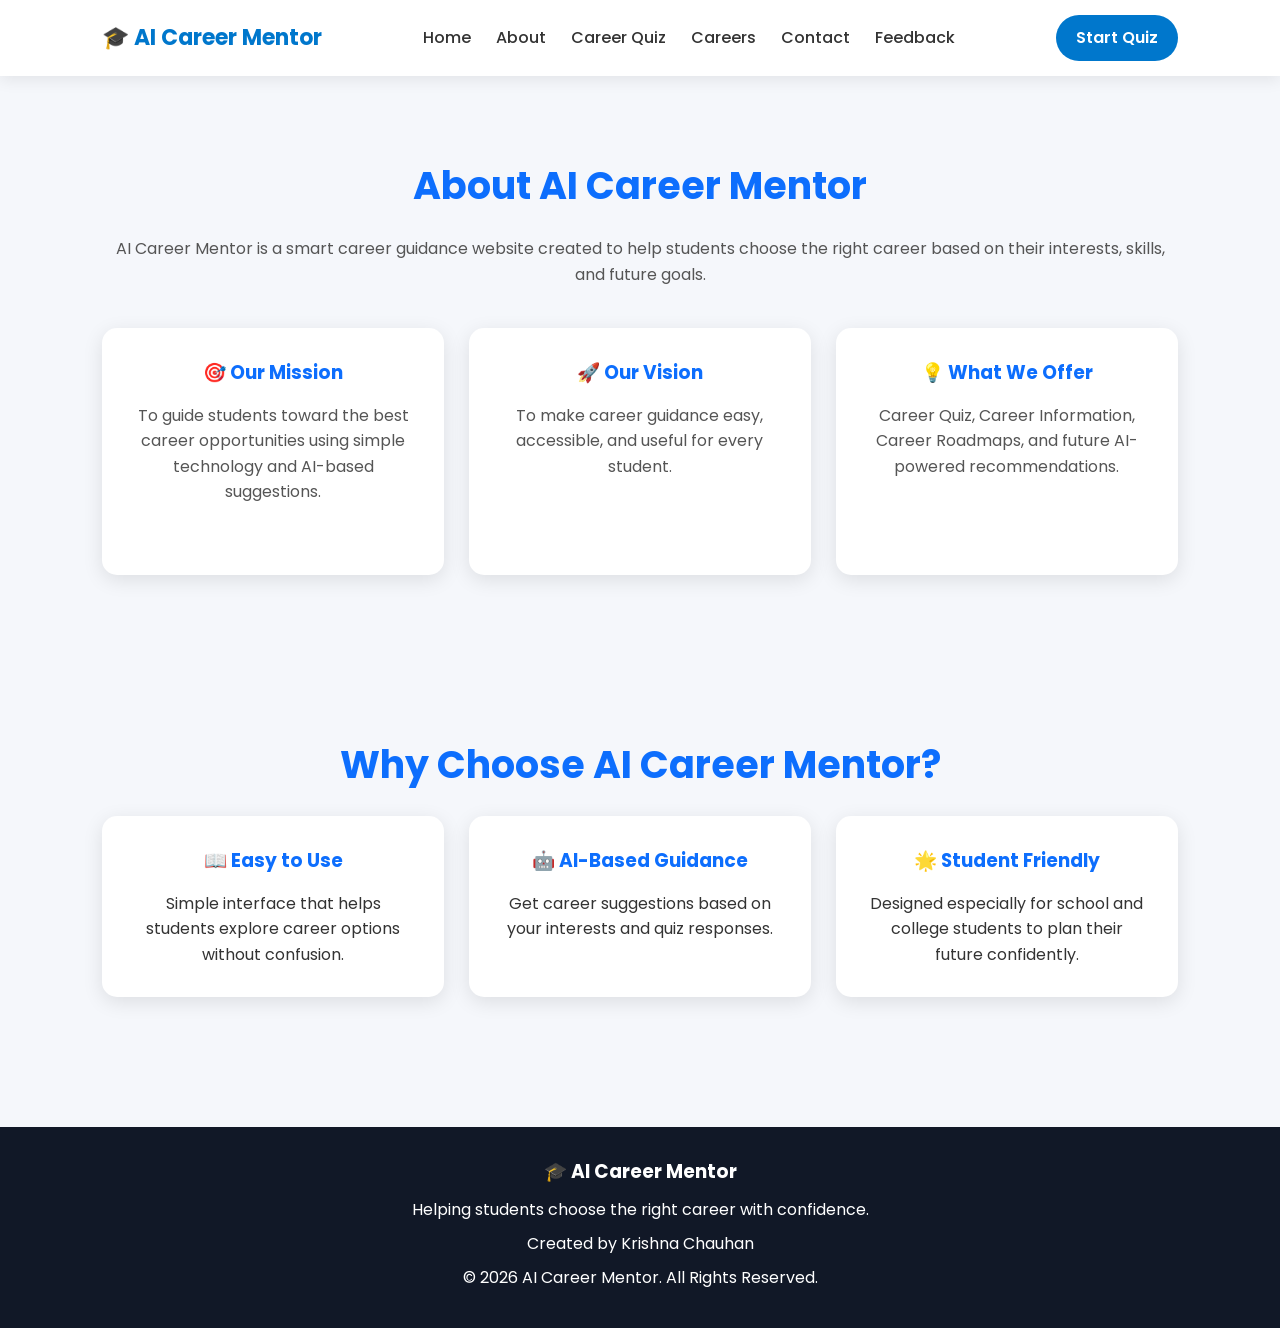
<file: about.html>
<!DOCTYPE html>
<html lang="en">

<head>
    <meta charset="UTF-8">
    <meta name="viewport" content="width=device-width, initial-scale=1.0">
    <title>About | AI Career Mentor</title>

    <link rel="stylesheet" href="style.css">
</head>

<body>

<header>

<nav class="navbar">

<div class="logo">
🎓 AI Career Mentor
</div>

<ul class="nav-links">
<li><a href="index.html">Home</a></li>
<li><a href="about.html">About</a></li>
<li><a href="quiz.html">Career Quiz</a></li>
<li><a href="careers.html">Careers</a></li>
<li><a href="contact.html">Contact</a></li>
<li><a href="feedback.html">Feedback</a></li>
</ul>

<a href="quiz.html" class="btn">
Start Quiz
</a>

</nav>

</header>

<section class="features">

<h2>About AI Career Mentor</h2>

<p>
AI Career Mentor is a smart career guidance website created to help students choose the right career based on their interests, skills, and future goals.
</p>

<div class="feature-box">

<div class="card">
<h3>🎯 Our Mission</h3>
<p>
To guide students toward the best career opportunities using simple technology and AI-based suggestions.
</p>
</div>

<div class="card">
<h3>🚀 Our Vision</h3>
<p>
To make career guidance easy, accessible, and useful for every student.
</p>
</div>

<div class="card">
<h3>💡 What We Offer</h3>
<p>
Career Quiz, Career Information, Career Roadmaps, and future AI-powered recommendations.
</p>
</div>

</div>

</section>
<section class="career-section">

<h2>Why Choose AI Career Mentor?</h2>

<div class="career-container">

<div class="career-card">
<h3>📖 Easy to Use</h3>
<p>
Simple interface that helps students explore career options without confusion.
</p>
</div>

<div class="career-card">
<h3>🤖 AI-Based Guidance</h3>
<p>
Get career suggestions based on your interests and quiz responses.
</p>
</div>

<div class="career-card">
<h3>🌟 Student Friendly</h3>
<p>
Designed especially for school and college students to plan their future confidently.
</p>
</div>

</div>

</section>

<footer>

<div class="footer-content">

<h3>🎓 AI Career Mentor</h3>

<p>
Helping students choose the right career with confidence.
</p>

<p>
Created by Krishna Chauhan
</p>

<p>
© 2026 AI Career Mentor. All Rights Reserved.
</p>

</div>

</footer>

<script src="script.js"></script>

</body>

</html>
</file>
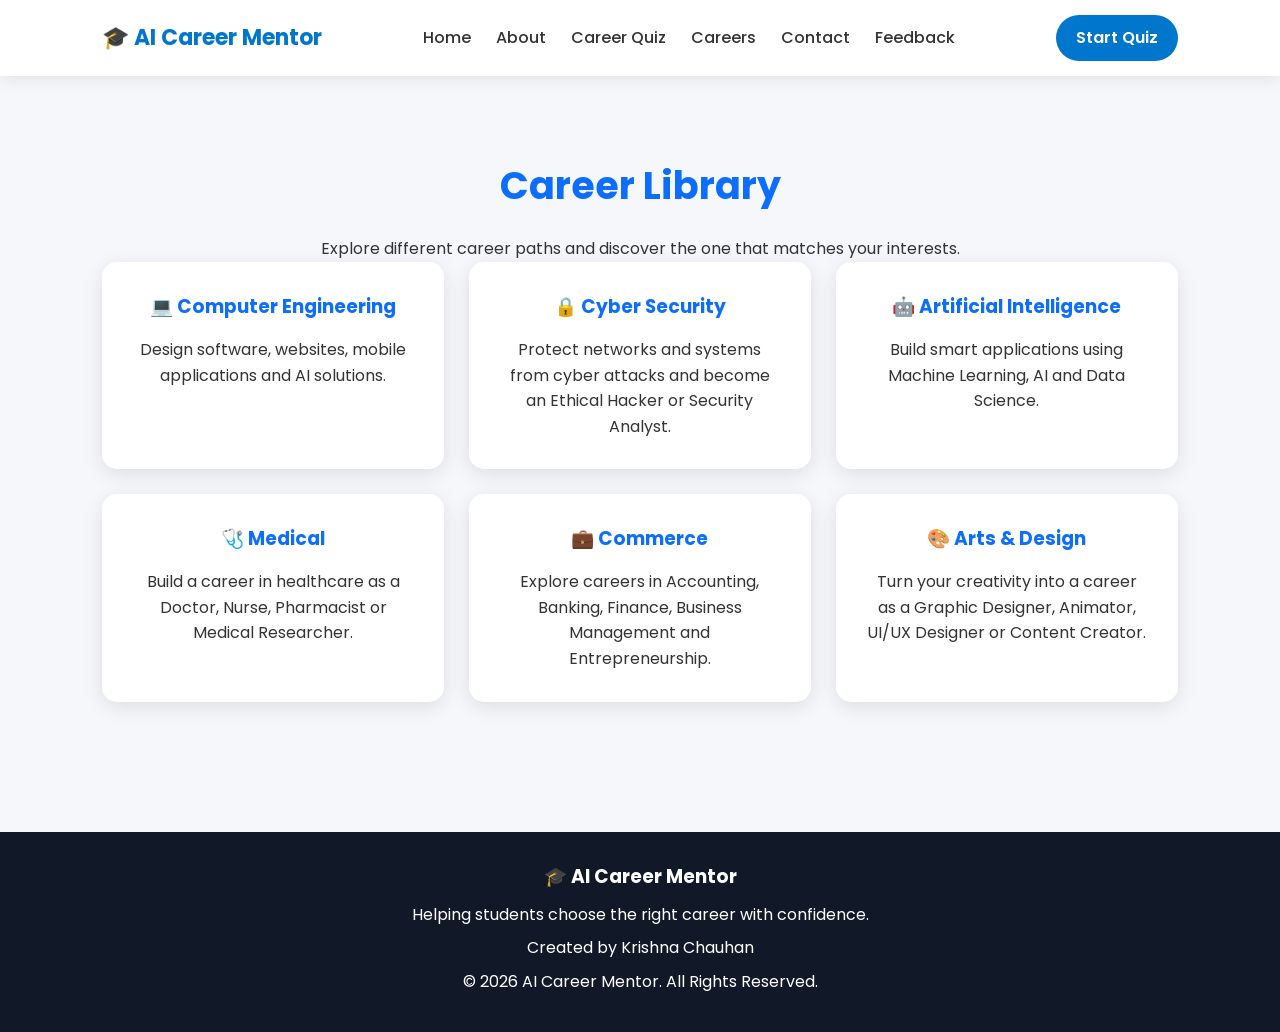
<file: careers.html>
<!DOCTYPE html>
<html lang="en">

<head>
<meta charset="UTF-8">
<meta name="viewport" content="width=device-width, initial-scale=1.0">

<title>Career Library | AI Career Mentor</title>

<link rel="stylesheet" href="style.css">

</head>

<body>

<header>

<nav class="navbar">

<div class="logo">
🎓 AI Career Mentor
</div>

<ul class="nav-links">
<li><a href="index.html">Home</a></li>
<li><a href="about.html">About</a></li>
<li><a href="quiz.html">Career Quiz</a></li>
<li><a href="careers.html">Careers</a></li>
<li><a href="contact.html">Contact</a></li>
<li><a href="feedback.html">Feedback</a></li>
</ul>

<a href="quiz.html" class="btn">Start Quiz</a>

</nav>

</header>

<section class="career-section">

<h2>Career Library</h2>

<p>
Explore different career paths and discover the one that matches your interests.
</p>

<div class="career-container">

<div class="career-card">
<h3>💻 Computer Engineering</h3>
<p>
Design software, websites, mobile applications and AI solutions.
</p>
</div>

<div class="career-card">
<h3>🔒 Cyber Security</h3>
<p>
Protect networks and systems from cyber attacks and become an Ethical Hacker or Security Analyst.
</p>
</div>

<div class="career-card">
<h3>🤖 Artificial Intelligence</h3>
<p>
Build smart applications using Machine Learning, AI and Data Science.
</p>
</div>
<div class="career-card">
<h3>🩺 Medical</h3>
<p>
Build a career in healthcare as a Doctor, Nurse, Pharmacist or Medical Researcher.
</p>
</div>

<div class="career-card">
<h3>💼 Commerce</h3>
<p>
Explore careers in Accounting, Banking, Finance, Business Management and Entrepreneurship.
</p>
</div>

<div class="career-card">
<h3>🎨 Arts & Design</h3>
<p>
Turn your creativity into a career as a Graphic Designer, Animator, UI/UX Designer or Content Creator.
</p>
</div>

</div>

</section>

<footer>

<div class="footer-content">

<h3>🎓 AI Career Mentor</h3>

<p>
Helping students choose the right career with confidence.
</p>

<p>
Created by Krishna Chauhan
</p>

<p>
© 2026 AI Career Mentor. All Rights Reserved.
</p>

</div>

</footer>

<script src="script.js"></script>

</body>

</html>
</file>
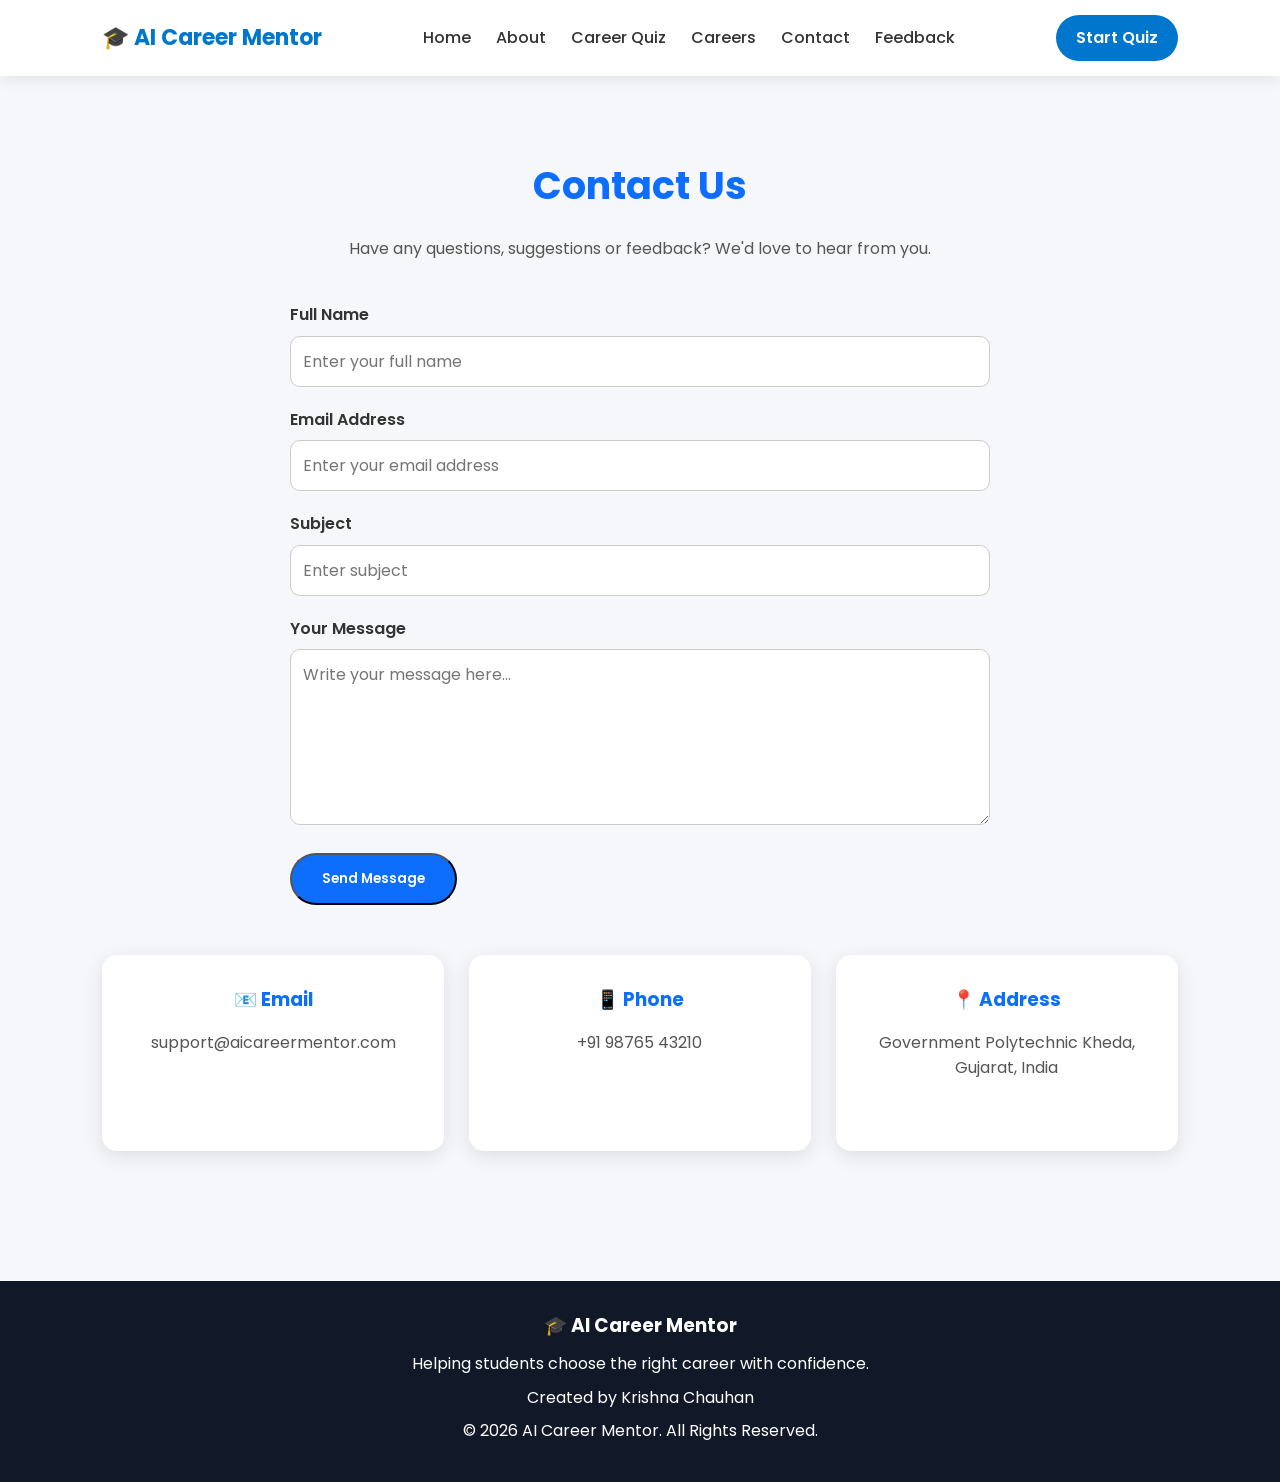
<file: contact.html>
<!DOCTYPE html>
<html lang="en">

<head>
<meta charset="UTF-8">
<meta name="viewport" content="width=device-width, initial-scale=1.0">

<title>Contact | AI Career Mentor</title>

<link rel="stylesheet" href="style.css">

</head>

<body>

<header>

<nav class="navbar">

<div class="logo">
🎓 AI Career Mentor
</div>

<ul class="nav-links">
<li><a href="index.html">Home</a></li>
<li><a href="about.html">About</a></li>
<li><a href="quiz.html">Career Quiz</a></li>
<li><a href="careers.html">Careers</a></li>
<li><a href="contact.html">Contact</a></li>
<li><a href="feedback.html">Feedback</a></li>
</ul>

<a href="quiz.html" class="btn">Start Quiz</a>

</nav>

</header>

<section class="features">

<h2>Contact Us</h2>

<p>
Have any questions, suggestions or feedback? We'd love to hear from you.
</p>

<form>

<label>Full Name</label>
<input type="text" placeholder="Enter your full name" required>

<label>Email Address</label>
<input type="email" placeholder="Enter your email address" required>

<label>Subject</label>
<input type="text" placeholder="Enter subject" required>

<label>Your Message</label>

<textarea rows="6" placeholder="Write your message here..." required></textarea>
<br>

<button type="submit" class="hero-btn">
Send Message
</button>

</form>

<div class="feature-box" style="margin-top:50px;">

<div class="card">
<h3>📧 Email</h3>
<p>support@aicareermentor.com</p>
</div>

<div class="card">
<h3>📱 Phone</h3>
<p>+91 98765 43210</p>
</div>

<div class="card">
<h3>📍 Address</h3>
<p>Government Polytechnic Kheda, Gujarat, India</p>
</div>

</div>

</section>

<footer>

<div class="footer-content">

<h3>🎓 AI Career Mentor</h3>

<p>
Helping students choose the right career with confidence.
</p>

<p>
Created by Krishna Chauhan
</p>

<p>
© 2026 AI Career Mentor. All Rights Reserved.
</p>

</div>

</footer>

<script src="script.js"></script>

</body>

</html>
</file>
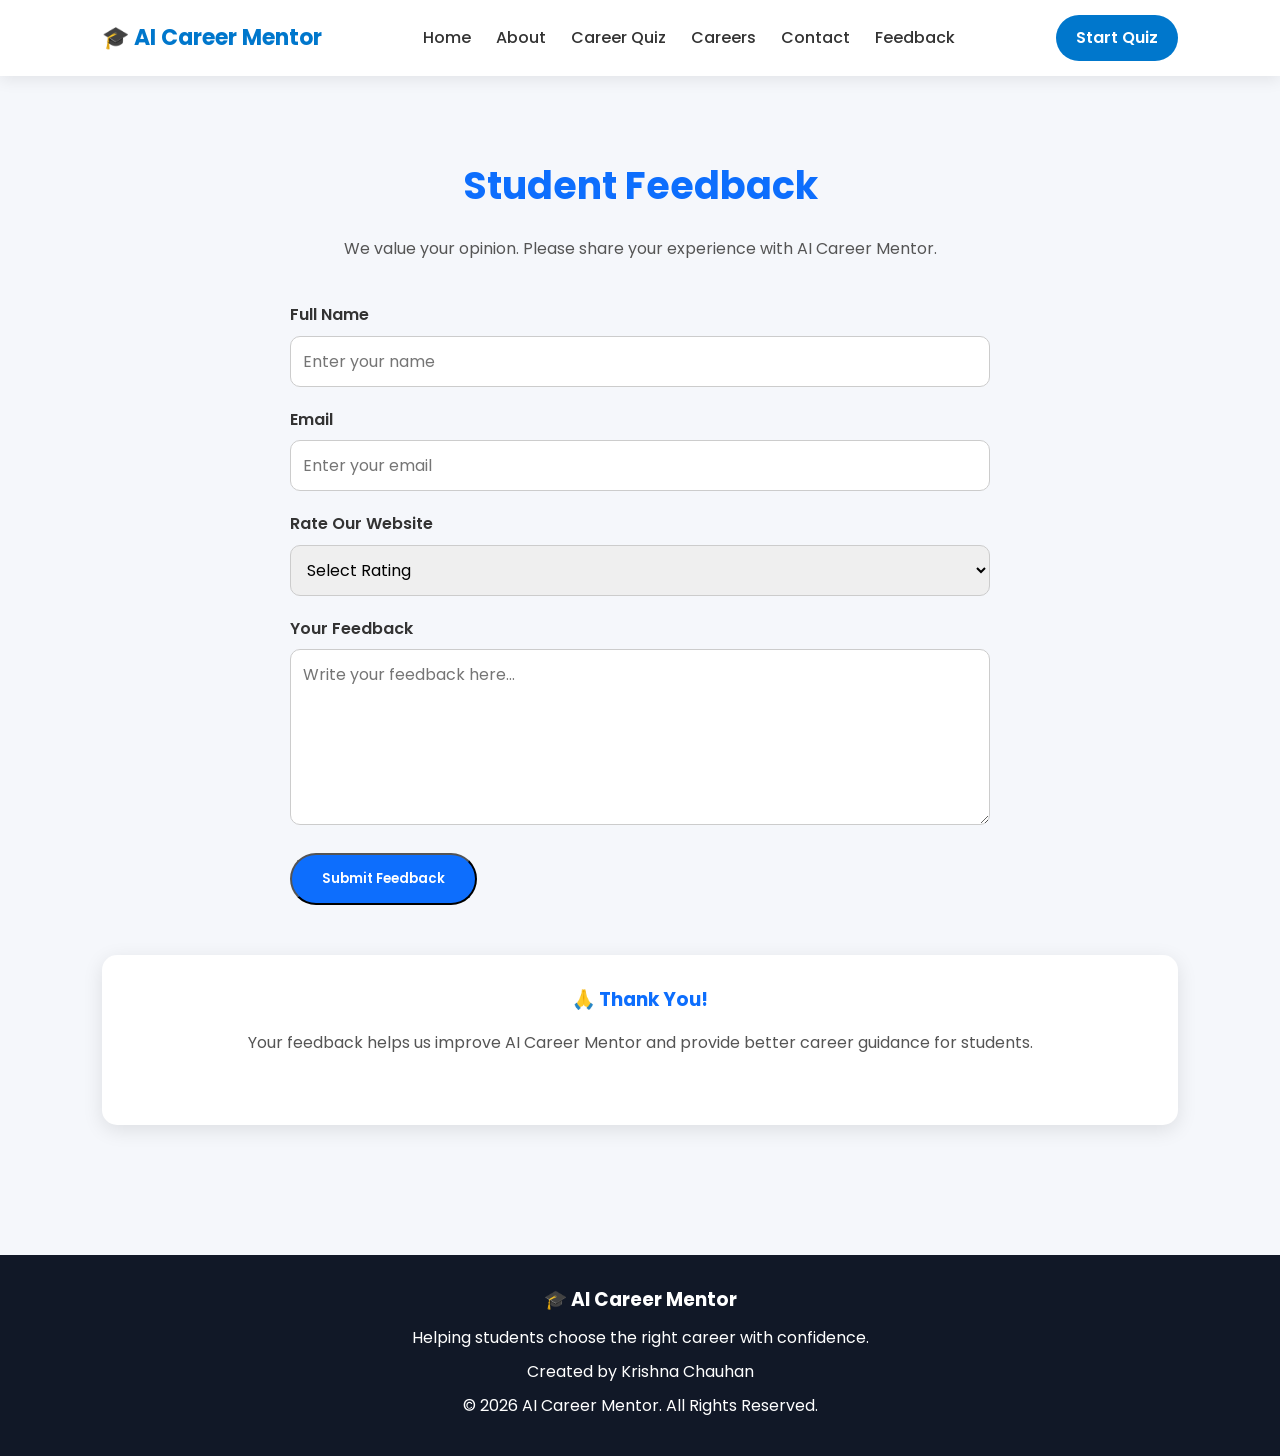
<file: feedback.html>
<!DOCTYPE html>
<html lang="en">

<head>
<meta charset="UTF-8">
<meta name="viewport" content="width=device-width, initial-scale=1.0">

<title>Feedback | AI Career Mentor</title>

<link rel="stylesheet" href="style.css">

</head>

<body>

<header>

<nav class="navbar">

<div class="logo">
🎓 AI Career Mentor
</div>

<ul class="nav-links">
<li><a href="index.html">Home</a></li>
<li><a href="about.html">About</a></li>
<li><a href="quiz.html">Career Quiz</a></li>
<li><a href="careers.html">Careers</a></li>
<li><a href="contact.html">Contact</a></li>
<li><a href="feedback.html">Feedback</a></li>
</ul>

<a href="quiz.html" class="btn">Start Quiz</a>

</nav>

</header>

<section class="features">

<h2>Student Feedback</h2>

<p>
We value your opinion. Please share your experience with AI Career Mentor.
</p>

<form>

<label>Full Name</label>
<input type="text" placeholder="Enter your name" required>

<label>Email</label>
<input type="email" placeholder="Enter your email" required>

<label>Rate Our Website</label>

<select required>
<option value="">Select Rating</option>
<option>⭐⭐⭐⭐⭐ Excellent</option>
<option>⭐⭐⭐⭐ Very Good</option>
<option>⭐⭐⭐ Good</option>
<option>⭐⭐ Average</option>
<option>⭐ Poor</option>
</select>

<label>Your Feedback</label>

<textarea rows="6" placeholder="Write your feedback here..." required></textarea>
<br>

<button type="submit" class="hero-btn">
Submit Feedback
</button>

</form>

<div class="feature-box" style="margin-top:50px;">

<div class="card">

<h3>🙏 Thank You!</h3>

<p>
Your feedback helps us improve AI Career Mentor and provide better career guidance for students.
</p>

</div>

</div>

</section>

<footer>

<div class="footer-content">

<h3>🎓 AI Career Mentor</h3>

<p>
Helping students choose the right career with confidence.
</p>

<p>
Created by Krishna Chauhan
</p>

<p>
© 2026 AI Career Mentor. All Rights Reserved.
</p>

</div>

</footer>

<script src="script.js"></script>

</body>

</html>
</file>
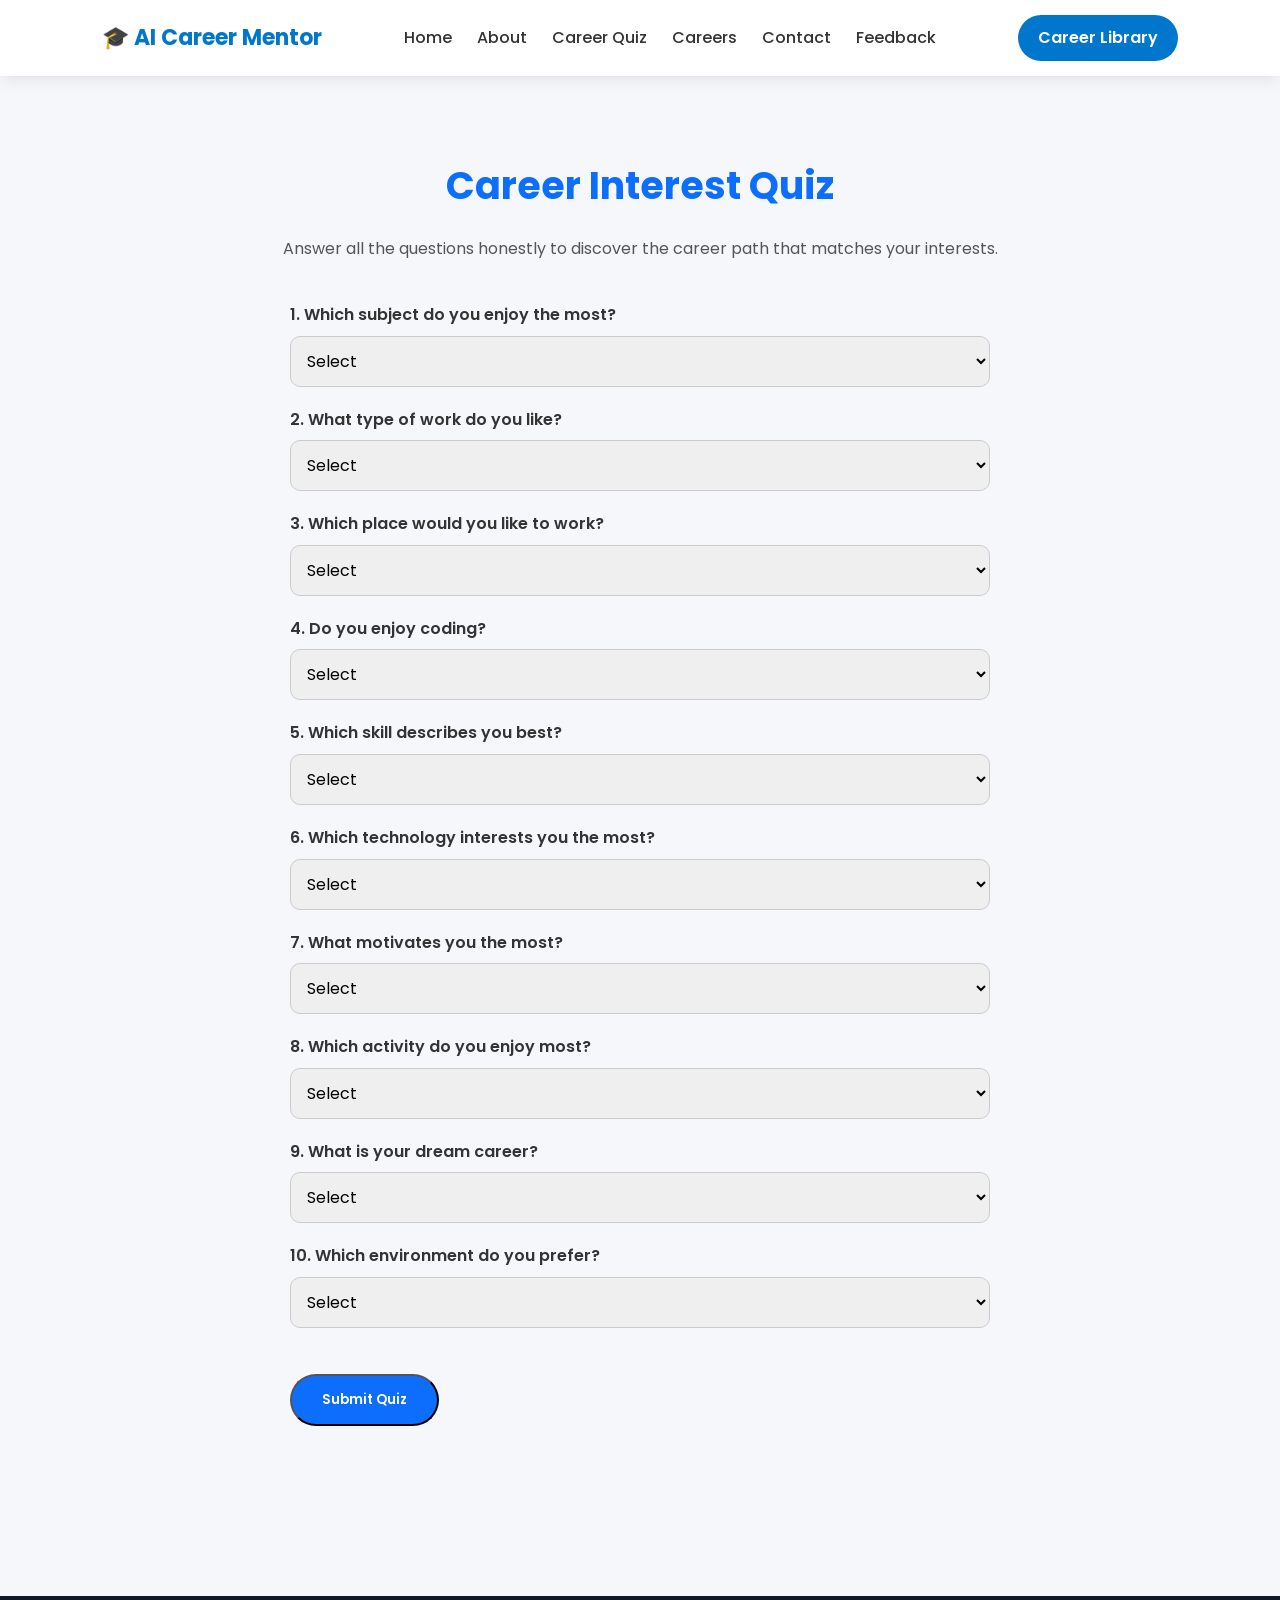
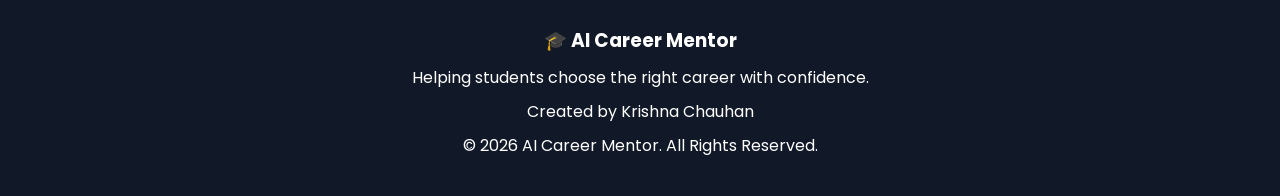
<file: quiz.html>
<!DOCTYPE html>
<html lang="en">

<head>
<meta charset="UTF-8">
<meta name="viewport" content="width=device-width, initial-scale=1.0">

<title>Career Quiz | AI Career Mentor</title>

<link rel="stylesheet" href="style.css">

</head>

<body>

<header>

<nav class="navbar">

<div class="logo">
🎓 AI Career Mentor
</div>

<ul class="nav-links">
<li><a href="index.html">Home</a></li>
<li><a href="about.html">About</a></li>
<li><a href="quiz.html">Career Quiz</a></li>
<li><a href="careers.html">Careers</a></li>
<li><a href="contact.html">Contact</a></li>
<li><a href="feedback.html">Feedback</a></li>
</ul>

<a href="careers.html" class="btn">Career Library</a>

</nav>

</header>

<section class="features">

<h2>Career Interest Quiz</h2>

<p>
Answer all the questions honestly to discover the career path that matches your interests.
</p>

<form id="careerQuiz">

<label>1. Which subject do you enjoy the most?</label>

<select id="q1" required>
<option value="">Select</option>
<option value="engineering">Mathematics</option>
<option value="cyber">Computer Science</option>
<option value="medical">Biology</option>
<option value="commerce">Commerce</option>
<option value="arts">Arts</option>
</select>

<label>2. What type of work do you like?</label>

<select id="q2" required>
<option value="">Select</option>
<option value="engineering">Problem Solving</option>
<option value="cyber">Programming</option>
<option value="medical">Helping People</option>
<option value="commerce">Business Management</option>
<option value="arts">Creative Designing</option>
</select>

<label>3. Which place would you like to work?</label>

<select id="q3" required>
<option value="">Select</option>
<option value="engineering">Technology Company</option>
<option value="cyber">Cyber Security Lab</option>
<option value="medical">Hospital</option>
<option value="commerce">Corporate Office</option>
<option value="arts">Design Studio</option>
</select>
<label>4. Do you enjoy coding?</label>

<select id="q4" required>
<option value="">Select</option>
<option value="cyber">Yes, I love coding</option>
<option value="engineering">Sometimes</option>
<option value="commerce">A little</option>
<option value="medical">No</option>
<option value="arts">Not interested</option>
</select>

<label>5. Which skill describes you best?</label>

<select id="q5" required>
<option value="">Select</option>
<option value="engineering">Logical Thinking</option>
<option value="cyber">Analytical Skills</option>
<option value="medical">Caring Nature</option>
<option value="commerce">Leadership</option>
<option value="arts">Creativity</option>
</select>

<label>6. Which technology interests you the most?</label>

<select id="q6" required>
<option value="">Select</option>
<option value="engineering">Robotics</option>
<option value="cyber">Cyber Security</option>
<option value="medical">Medical Technology</option>
<option value="commerce">FinTech</option>
<option value="arts">Graphic Design</option>
</select>

<label>7. What motivates you the most?</label>

<select id="q7" required>
<option value="">Select</option>
<option value="engineering">Building New Things</option>
<option value="cyber">Protecting Systems</option>
<option value="medical">Helping People</option>
<option value="commerce">Growing a Business</option>
<option value="arts">Creating Amazing Designs</option>
</select>
<label>8. Which activity do you enjoy most?</label>

<select id="q8" required>
<option value="">Select</option>
<option value="engineering">Building Projects</option>
<option value="cyber">Finding Security Issues</option>
<option value="medical">Taking Care of People</option>
<option value="commerce">Managing Money</option>
<option value="arts">Drawing & Designing</option>
</select>

<label>9. What is your dream career?</label>

<select id="q9" required>
<option value="">Select</option>
<option value="engineering">Software Engineer</option>
<option value="cyber">Ethical Hacker</option>
<option value="medical">Doctor</option>
<option value="commerce">Chartered Accountant</option>
<option value="arts">Graphic Designer</option>
</select>

<label>10. Which environment do you prefer?</label>

<select id="q10" required>
<option value="">Select</option>
<option value="engineering">Technology Lab</option>
<option value="cyber">Security Operations Center</option>
<option value="medical">Hospital</option>
<option value="commerce">Corporate Office</option>
<option value="arts">Creative Studio</option>
</select>

<br><br>

<button type="button" class="hero-btn" onclick="showResult()">
Submit Quiz
</button>

</form>

<div id="result" class="card" style="display:none; margin-top:30px;">
<h3>Your Career Result</h3>
<p id="careerResult"></p>
</div>

</section>

<footer>

<div class="footer-content">

<h3>🎓 AI Career Mentor</h3>

<p>Helping students choose the right career with confidence.</p>

<p>Created by Krishna Chauhan</p>

<p>© 2026 AI Career Mentor. All Rights Reserved.</p>

</div>

</footer>

<script src="script.js"></script>

</body>
</html>
</file>
<file: style.css>
/* ===========================
   AI Career Mentor
   Final Style.css
=========================== */

@import url('https://fonts.googleapis.com/css2?family=Poppins:wght@300;400;500;600;700&display=swap');

*{
    margin:0;
    padding:0;
    box-sizing:border-box;
    font-family:'Poppins',sans-serif;
}

body{
    background:#f5f7fb;
    color:#333;
    line-height:1.6;
}

/* Navbar */


/* Hero Section */

.hero{
    display:flex;
    justify-content:space-between;
    align-items:center;
    padding:80px 8%;
    gap:50px;
}
.navbar{
    display:flex;
    align-items:center;
    justify-content:space-between;
    padding:15px 8%;
    background:#ffffff;
    box-shadow:0 4px 15px rgba(0,0,0,0.08);
    position:sticky;
    top:0;
    z-index:1000;
}

.logo{
    font-size:22px;
    font-weight:700;
    color:#0077cc;
}
.menu-toggle{
    display:none;
    font-size:28px;
    cursor:pointer;
    color:#0077cc;
}
.nav-links{
    display:flex;
    list-style:none;
    gap:25px;
    align-items:center;
}

.nav-links li a{
    text-decoration:none;
    color:#333;
    font-weight:500;
    transition:0.3s;
}

.nav-links li a:hover{
    color:#0077cc;
}

.btn{
    background:#0077cc;
    color:white;
    padding:10px 20px;
    border-radius:25px;
    text-decoration:none;
    font-weight:600;
    transition:0.3s;
}

.hero-text{
    flex:1;
}

.hero-text h1{
    font-size:48px;
    color:#0d6efd;
    margin-bottom:20px;
}

.hero-text p{
    font-size:18px;
    margin-bottom:30px;
    color:#555;
}

.hero-btn{
    display:inline-block;
    background:#0d6efd;
    color:#fff;
    padding:14px 30px;
    border-radius:30px;
    text-decoration:none;
    font-weight:600;
    transition:.3s;
}

.hero-btn:hover{
    background:#084298;
}

.hero-image{
    flex:1;
    text-align:center;
}

.hero-image img{
    width:100%;
    max-width:450px;
}
/* ===========================
   Features Section
=========================== */

.features{
    padding:80px 8%;
    text-align:center;
}

.features h2{
    font-size:38px;
    color:#0d6efd;
    margin-bottom:20px;
}

.features p{
    color:#555;
    margin-bottom:40px;
}

.feature-box{
    display:grid;
    grid-template-columns:repeat(auto-fit,minmax(250px,1fr));
    gap:25px;
}

.card{
    background:#fff;
    padding:30px;
    border-radius:15px;
    box-shadow:0 5px 20px rgba(0,0,0,0.1);
    transition:0.3s;
}

.card:hover{
    transform:translateY(-10px);
    box-shadow:0 10px 30px rgba(0,0,0,0.15);
}

.card h3{
    color:#0d6efd;
    margin-bottom:15px;
}

/* ===========================
   Career Section
=========================== */

.career-section{
    padding:80px 8%;
    text-align:center;
}

.career-section h2{
    font-size:38px;
    color:#0d6efd;
    margin-bottom:20px;
}

.career-container{
    display:grid;
    grid-template-columns:repeat(auto-fit,minmax(280px,1fr));
    gap:25px;
}

.career-card{
    background:#fff;
    padding:30px;
    border-radius:15px;
    box-shadow:0 5px 20px rgba(0,0,0,0.1);
    transition:0.3s;
}

.career-card:hover{
    transform:translateY(-10px);
    box-shadow:0 10px 30px rgba(0,0,0,0.15);
}

.career-card h3{
    color:#0d6efd;
    margin-bottom:15px;
}
/* ===========================
   CTA Section
=========================== */

.cta{
    background:#0d6efd;
    color:#fff;
    text-align:center;
    padding:70px 20px;
}

.cta h2{
    font-size:38px;
    margin-bottom:15px;
}

.cta p{
    font-size:18px;
    margin-bottom:30px;
}

.cta .hero-btn{
    background:#fff;
    color:#0d6efd;
}

.cta .hero-btn:hover{
    background:#ffd43b;
    color:#000;
}

/* ===========================
   Forms
=========================== */

form{
    max-width:700px;
    margin:40px auto;
    text-align:left;
}

form label{
    font-weight:600;
    display:block;
    margin-bottom:8px;
}

form input,
form select,
form textarea{
    width:100%;
    padding:12px;
    border:1px solid #ccc;
    border-radius:10px;
    margin-bottom:20px;
    font-size:16px;
}

form input:focus,
form select:focus,
form textarea:focus{
    outline:none;
    border-color:#0d6efd;
}

/* ===========================
   Footer
=========================== */

footer{
    background:#111827;
    color:#fff;
    text-align:center;
    padding:30px;
    margin-top:50px;
}

.footer-content h3{
    margin-bottom:10px;
}

.footer-content p{
    margin:8px 0;
}

/* ===========================
   Responsive Design
=========================== */

@media (max-width:768px){

.navbar{
    flex-direction:row;
    padding:15px 5%;
}
.menu-toggle{
   margin-left:auto;
}
.logo{
   font-size:18px;
}
.nav-links{
      position:absolute;
    top:70px;
    right:0;
    width:100%;
    background:white;
    flex-direction:column;
    text-align:center;
    padding:20px 0;
    display:none;
    box-shadow:0 5px 15px rgba(0,0,0,0.1);
}

.nav-links.active{
    display:flex;
}

.btn{
    display:none;
}

.logo{
    font-size:18px;
}

.hero{
    flex-direction:column;
    text-align:center;
}

.nav-links li{
    margin:10px 0;
}

.hero-text h1{
    font-size:34px;
}

.hero-image img{
    max-width:300px;
}

.hero-btn{
    display:inline-block;
    width:100%;
    text-align:center;
}

.feature-box,
.career-container{
    grid-template-columns:1fr;
}

}
</file>
